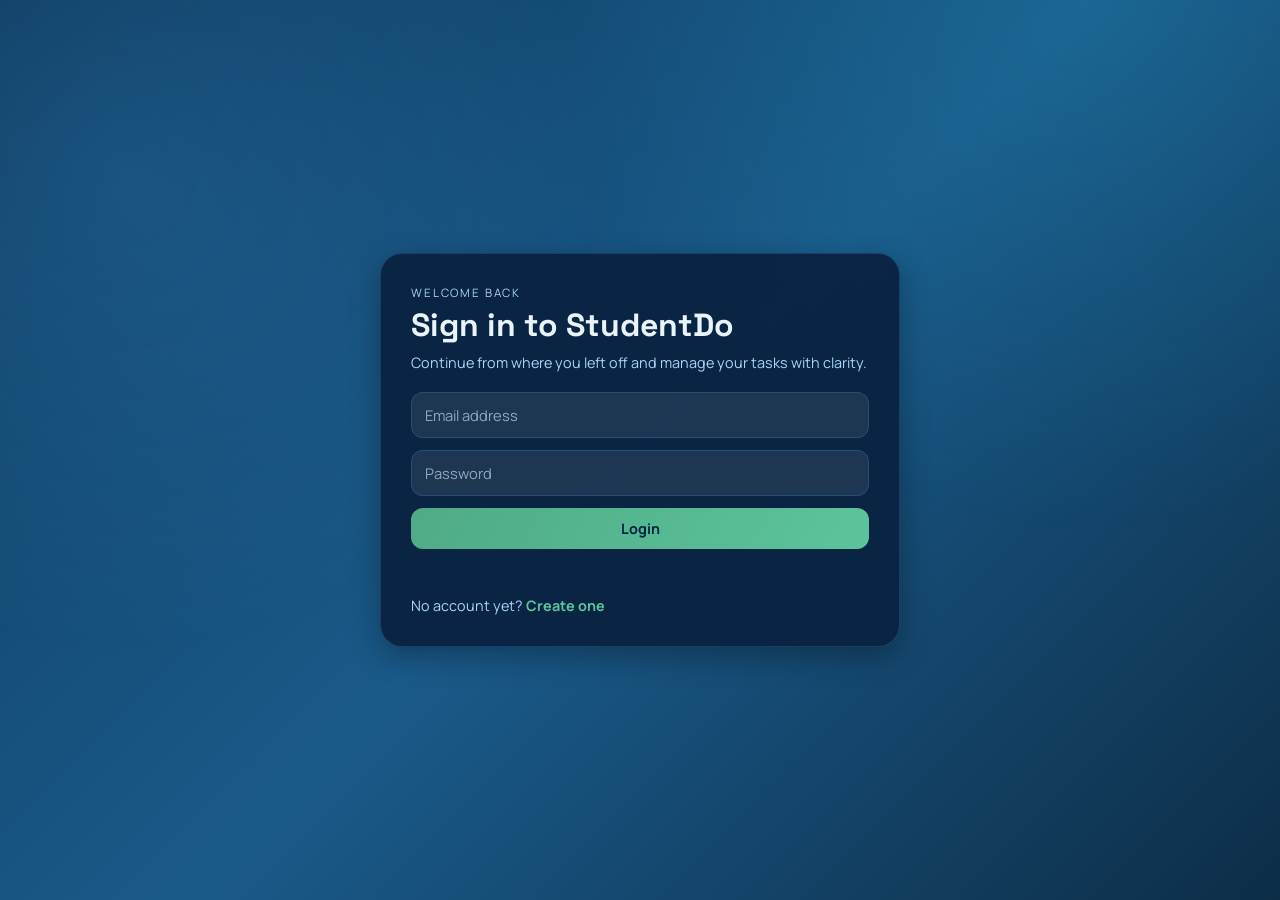
<file: index.html>
<!DOCTYPE html>
<html lang="en">
<head>
    <meta charset="UTF-8">
    <meta name="viewport" content="width=device-width, initial-scale=1.0">
    <title>StudentDo | To-Do App</title>
    <link rel="preconnect" href="https://fonts.googleapis.com">
    <link rel="preconnect" href="https://fonts.gstatic.com" crossorigin>
    <link href="https://fonts.googleapis.com/css2?family=Space+Grotesk:wght@400;500;700&family=Manrope:wght@400;600;700&display=swap" rel="stylesheet">
    <link rel="stylesheet" href="style.css">
</head>
<body>
    <div class="site-shell">
        <header class="topbar">
            <a class="brand" href="index.html" aria-label="StudentDo home">StudentDo</a>
            <nav class="top-actions" aria-label="Main navigation">
                <span id="welcomeUser" class="user-pill" aria-live="polite"></span>
                <button id="themeToggle" class="ghost icon-btn" aria-label="Toggle theme">Theme</button>
                <button id="logoutBtn" class="ghost" aria-label="Log out">Logout</button>
            </nav>
        </header>

        <main class="container">
            <header class="hero">
                <div>
                    <p class="eyebrow">Productivity Workspace</p>
                    <h1>Plan with clarity. Execute with momentum.</h1>
                    <p class="tagline">Prioritize your tasks, track deadlines, and finish your day with confidence.</p>
                </div>
                <div class="streak-badge">
                    <div class="streak-icon">🔥</div>
                    <div class="streak-info">
                        <p class="streak-label">Current Streak</p>
                        <p class="streak-count" id="streakCount">0</p>
                    </div>
                </div>
            </header>

            <div class="input-section">
                <input type="text" id="taskInput" placeholder="What do you need to do?" aria-label="Task description">
                <select id="prioritySelect" aria-label="Priority">
                    <option value="high">High</option>
                    <option value="medium" selected>Medium</option>
                    <option value="low">Low</option>
                </select>
                <select id="timeSelect" aria-label="Deadline">
                    <option value="30">30 min</option>
                    <option value="60">1 hour</option>
                    <option value="360">6 hours</option>
                    <option value="720">12 hours</option>
                    <option value="1440" selected>24 hours</option>
                </select>
                <button id="addBtn">Add Task</button>
            </div>

            <div class="toolbar">
                <div class="filters" aria-label="Filters">
                    <button class="chip active" data-filter="all">All</button>
                    <button class="chip" data-filter="active">Active</button>
                    <button class="chip" data-filter="completed">Completed</button>
                    <button class="chip" data-filter="expired">Expired</button>
                </div>
                <input type="search" id="searchInput" placeholder="Search tasks" aria-label="Search tasks">
                <select id="sortSelect" aria-label="Sort tasks">
                    <option value="soon">Soonest first</option>
                    <option value="priority">Priority</option>
                    <option value="new">Newest</option>
                </select>
            </div>

            <div class="stats">
                <div>
                    <p id="counts" class="counts">0 tasks</p>
                    <div class="progress"><span id="progressBar"></span></div>
                </div>
                <div class="actions">
                    <button id="clearCompleted" class="ghost">Clear completed</button>
                    <button id="clearAll" class="ghost">Clear all</button>
                </div>
            </div>

            <div class="main-content">
                <div class="calendar-section">
                    <div class="calendar-header">
                        <button id="prevMonth" class="nav-btn" aria-label="Previous month">←</button>
                        <h2 id="monthYear"></h2>
                        <button id="nextMonth" class="nav-btn" aria-label="Next month">→</button>
                    </div>
                    <div class="calendar-weekdays">
                        <div class="weekday">Sun</div>
                        <div class="weekday">Mon</div>
                        <div class="weekday">Tue</div>
                        <div class="weekday">Wed</div>
                        <div class="weekday">Thu</div>
                        <div class="weekday">Fri</div>
                        <div class="weekday">Sat</div>
                    </div>
                    <div id="calendarDays" class="calendar-days"></div>
                </div>

                <div class="tasks-section">
                    <ul id="taskList" aria-live="polite"></ul>
                </div>
            </div>
        </main>
    </div>

<script src="auth.js"></script>
<script src="script.js"></script>
</body>
</html>
</file>
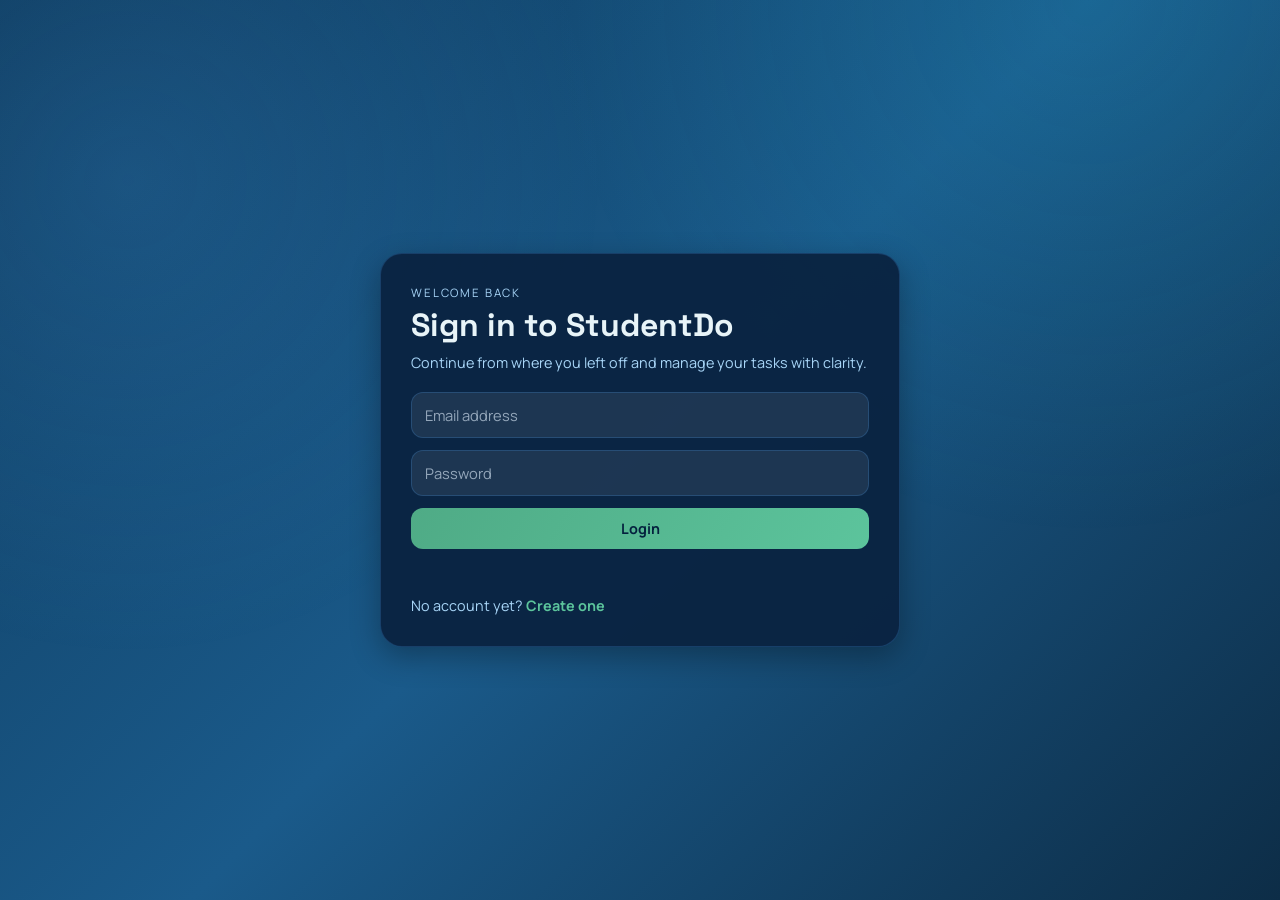
<file: login.html>
<!DOCTYPE html>
<html lang="en">
<head>
    <meta charset="UTF-8">
    <meta name="viewport" content="width=device-width, initial-scale=1.0">
    <title>StudentDo | Login</title>
    <link rel="preconnect" href="https://fonts.googleapis.com">
    <link rel="preconnect" href="https://fonts.gstatic.com" crossorigin>
    <link href="https://fonts.googleapis.com/css2?family=Space+Grotesk:wght@400;500;700&family=Manrope:wght@400;600;700&display=swap" rel="stylesheet">
    <link rel="stylesheet" href="style.css">
</head>
<body class="auth-page">
    <section class="auth-card" aria-labelledby="loginTitle">
        <p class="eyebrow">Welcome Back</p>
        <h1 id="loginTitle">Sign in to StudentDo</h1>
        <p class="auth-subtext">Continue from where you left off and manage your tasks with clarity.</p>

        <form id="loginForm" class="auth-form">
            <input type="email" id="email" placeholder="Email address" autocomplete="email" required>
            <input type="password" id="password" placeholder="Password" autocomplete="current-password" required>
            <button type="submit">Login</button>
            <p id="loginMessage" class="form-message" aria-live="polite"></p>
        </form>

        <p class="auth-links">No account yet? <a href="register.html">Create one</a></p>
    </section>

    <script src="auth.js"></script>
</body>
</html>
</file>
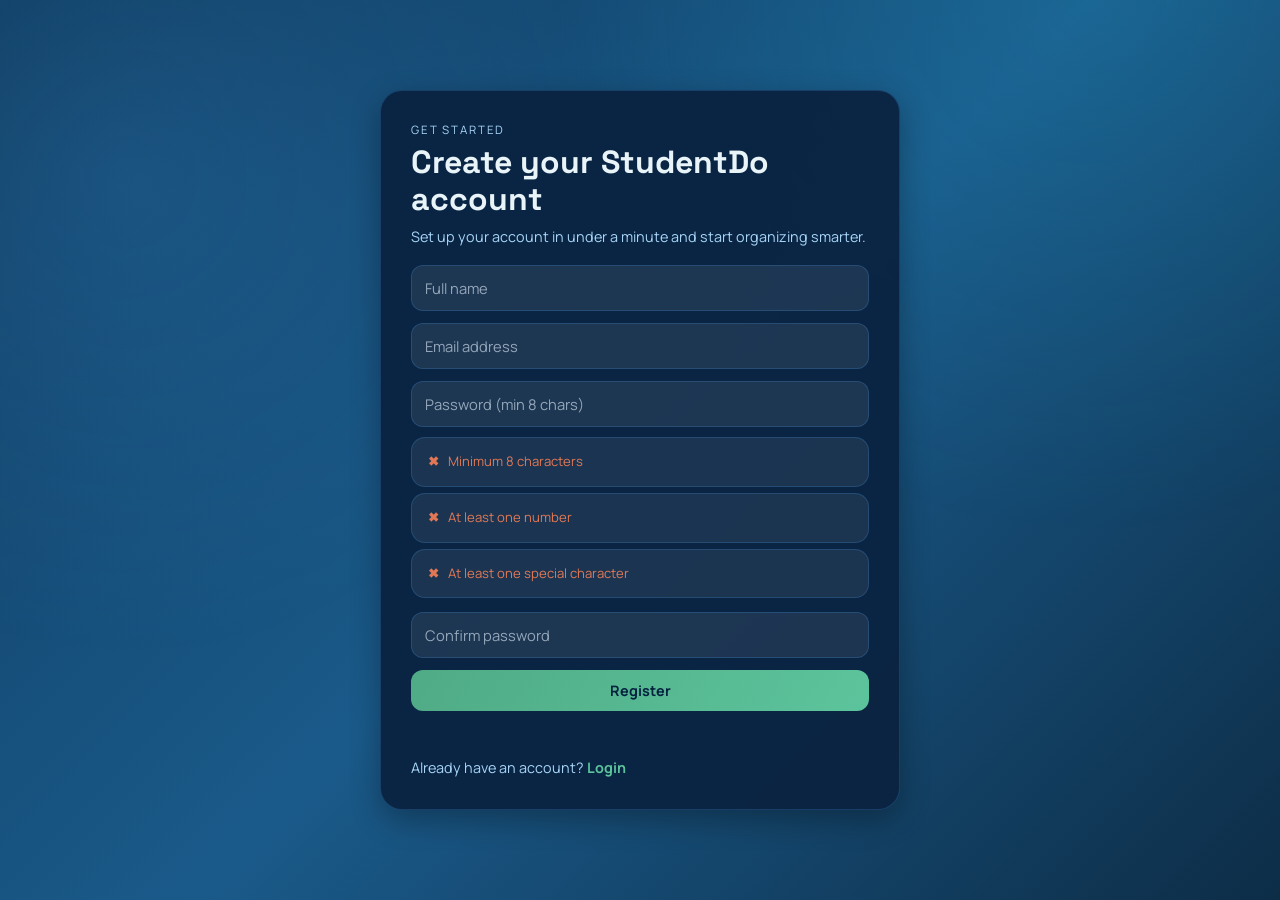
<file: register.html>
<!DOCTYPE html>
<html lang="en">
<head>
    <meta charset="UTF-8">
    <meta name="viewport" content="width=device-width, initial-scale=1.0">
    <title>StudentDo | Register</title>
    <link rel="preconnect" href="https://fonts.googleapis.com">
    <link rel="preconnect" href="https://fonts.gstatic.com" crossorigin>
    <link href="https://fonts.googleapis.com/css2?family=Space+Grotesk:wght@400;500;700&family=Manrope:wght@400;600;700&display=swap" rel="stylesheet">
    <link rel="stylesheet" href="style.css">
</head>
<body class="auth-page">
    <section class="auth-card" aria-labelledby="registerTitle">
        <p class="eyebrow">Get Started</p>
        <h1 id="registerTitle">Create your StudentDo account</h1>
        <p class="auth-subtext">Set up your account in under a minute and start organizing smarter.</p>

        <form id="registerForm" class="auth-form">
            <input type="text" id="name" placeholder="Full name" autocomplete="name" required>
            <input type="email" id="email" placeholder="Email address" autocomplete="email" required>
            <input type="password" id="password" placeholder="Password (min 8 chars)" autocomplete="new-password" required>
            <ul class="password-rules" id="passwordRules" aria-live="polite">
                <li id="rule-length" class="rule invalid"><span class="rule-icon" aria-hidden="true">✖</span> Minimum 8 characters</li>
                <li id="rule-number" class="rule invalid"><span class="rule-icon" aria-hidden="true">✖</span> At least one number</li>
                <li id="rule-special" class="rule invalid"><span class="rule-icon" aria-hidden="true">✖</span> At least one special character</li>
            </ul>
            <input type="password" id="confirmPassword" placeholder="Confirm password" autocomplete="new-password" required>
            <button type="submit">Register</button>
            <p id="registerMessage" class="form-message" aria-live="polite"></p>
        </form>

        <p class="auth-links">Already have an account? <a href="login.html">Login</a></p>
    </section>

    <script src="auth.js"></script>
</body>
</html>
</file>
<file: style.css>
* {
    margin: 0;
    padding: 0;
    box-sizing: border-box;
}

:root {
    --bg-main: linear-gradient(135deg, #0f3c5f 0%, #1a5a8a 50%, #0d2d47 100%);
    --bg-overlay: radial-gradient(circle at 10% 20%, rgba(79, 172, 254, 0.15) 0%, rgba(79, 172, 254, 0) 35%), radial-gradient(circle at 85% 0%, rgba(34, 197, 228, 0.12) 0%, rgba(34, 197, 228, 0) 38%);
    --panel: rgba(15, 45, 80, 0.8);
    --panel-strong: rgba(10, 35, 65, 0.95);
    --panel-border: rgba(79, 172, 254, 0.2);
    --text: #e8f4f8;
    --muted: #a8d5f7;
    --accent: #4fab86;
    --accent-strong: #5cc49c;
    --success: #5cc49c;
    --danger: #e07856;
    --shadow: 0 10px 30px rgba(0, 0, 0, 0.3);
    --font-display: "Space Grotesk", "Segoe UI", sans-serif;
    --font-body: "Manrope", "Segoe UI", sans-serif;
}

body {
    min-height: 100vh;
    background: var(--bg-main);
    color: var(--text);
    font-family: var(--font-body);
    line-height: 1.5;
    position: relative;
}

body::before {
    content: "";
    position: fixed;
    inset: 0;
    background: var(--bg-overlay);
    z-index: -1;
}

.site-shell {
    width: min(1120px, 94vw);
    margin: 28px auto;
}

.topbar {
    display: flex;
    justify-content: space-between;
    align-items: center;
    gap: 12px;
    margin-bottom: 18px;
}

.brand {
    text-decoration: none;
    color: var(--text);
    font-family: var(--font-display);
    font-size: 1.6rem;
    font-weight: 700;
    letter-spacing: -0.04em;
}

.top-actions {
    display: flex;
    align-items: center;
    gap: 10px;
    flex-wrap: wrap;
}

.user-pill {
    border: 1px solid var(--panel-border);
    border-radius: 999px;
    padding: 8px 14px;
    font-size: 0.84rem;
    color: var(--muted);
    background: rgba(255, 255, 255, 0.08);
}

.container {
    background: linear-gradient(140deg, rgba(8, 27, 48, 0.88), rgba(8, 27, 48, 0.68));
    border: 1px solid var(--panel-border);
    border-radius: 24px;
    padding: 34px;
    box-shadow: var(--shadow);
    backdrop-filter: blur(14px);
    animation: rise-in 340ms ease;
}

.hero {
    display: flex;
    justify-content: space-between;
    align-items: flex-start;
    gap: 24px;
    margin-bottom: 24px;
}

.hero > div {
    flex: 1;
}

.eyebrow {
    text-transform: uppercase;
    letter-spacing: 0.16em;
    font-size: 0.72rem;
    color: var(--muted);
    margin-bottom: 6px;
}

h1 {
    font-family: var(--font-display);
    font-size: clamp(1.75rem, 3.8vw, 2.65rem);
    margin-bottom: 8px;
    line-height: 1.15;
}

.tagline {
    color: var(--muted);
    font-size: 0.95rem;
    max-width: 60ch;
}

.streak-badge {
    display: flex;
    flex-direction: column;
    align-items: center;
    justify-content: center;
    gap: 8px;
    background: rgba(92, 196, 156, 0.15);
    border: 2px solid rgba(92, 196, 156, 0.3);
    border-radius: 16px;
    padding: 16px 20px;
    min-width: 140px;
}

.streak-icon {
    font-size: 2rem;
    animation: bounce 1s infinite;
}

.streak-info {
    text-align: center;
}

.streak-label {
    font-size: 0.75rem;
    color: var(--muted);
    text-transform: uppercase;
    letter-spacing: 0.05em;
    margin: 0;
}

.streak-count {
    font-size: 2rem;
    font-weight: 700;
    color: #5cc49c;
    margin: 0;
    line-height: 1;
}

.input-section {
    display: grid;
    grid-template-columns: 1fr 130px 145px 130px;
    gap: 12px;
    margin-bottom: 22px;
}

input,
select,
button {
    font-family: var(--font-body);
}

input,
select {
    padding: 12px 13px;
    border-radius: 12px;
    border: 1px solid var(--panel-border);
    background: rgba(255, 255, 255, 0.08);
    color: var(--text);
    font-size: 0.92rem;
    outline: none;
    transition: border-color 150ms ease, background 150ms ease;
}

input:focus,
select:focus {
    border-color: rgba(255, 179, 71, 0.8);
    background: rgba(255, 255, 255, 0.13);
}

select {
    appearance: none;
    -webkit-appearance: none;
    -moz-appearance: none;
    background-image: linear-gradient(120deg, transparent 0%, transparent 60%, rgba(255,255,255,0.08) 100%);
    cursor: pointer;
}

select:focus,
select:focus-visible {
    outline: 2px solid var(--accent);
    outline-offset: 2px;
}

option {
    background: #0f172a;
    color: #f8fafc;
}

input::placeholder {
    color: rgba(229, 242, 255, 0.6);
}

button {
    border: none;
    border-radius: 12px;
    cursor: pointer;
    padding: 11px 14px;
    font-size: 0.9rem;
    font-weight: 700;
    color: #04213e;
    background: linear-gradient(120deg, var(--accent), var(--accent-strong));
    transition: transform 120ms ease, filter 150ms ease;
}

button:hover {
    transform: translateY(-1px);
    filter: brightness(1.06);
}

button:active {
    transform: translateY(0);
}

.ghost {
    background: transparent;
    border: 1px solid var(--panel-border);
    color: var(--text);
}

.icon-btn {
    min-width: 78px;
}

.toolbar {
    display: grid;
    grid-template-columns: auto 1fr 170px;
    gap: 12px;
    align-items: center;
    margin-bottom: 20px;
}

.filters {
    display: flex;
    gap: 8px;
    flex-wrap: wrap;
}

.chip {
    padding: 7px 12px;
    border-radius: 999px;
    border: 1px solid var(--panel-border);
    background: rgba(255, 255, 255, 0.08);
    color: var(--text);
    font-size: 0.8rem;
    font-weight: 600;
}

.chip.active {
    color: #032343;
    background: linear-gradient(120deg, #ffca80, #ffe1ad);
    border-color: transparent;
}

.stats {
    display: flex;
    justify-content: space-between;
    align-items: center;
    gap: 16px;
    margin-bottom: 20px;
    padding-bottom: 16px;
    border-bottom: 1px solid var(--panel-border);
}

.counts {
    color: var(--muted);
    margin-bottom: 8px;
    font-size: 0.82rem;
}

.progress {
    width: 240px;
    max-width: 100%;
    height: 7px;
    border-radius: 999px;
    overflow: hidden;
    border: 1px solid var(--panel-border);
    background: rgba(255, 255, 255, 0.1);
}

.progress span {
    display: block;
    height: 100%;
    width: 0;
    background: linear-gradient(120deg, #5de0e6, #67e8a3);
    transition: width 180ms ease;
}

.actions {
    display: flex;
    gap: 8px;
    flex-wrap: wrap;
}

ul {
    list-style: none;
    display: grid;
    gap: 10px;
}

li {
    background: rgba(255, 255, 255, 0.07);
    border: 1px solid var(--panel-border);
    border-radius: 14px;
    padding: 14px;
    display: grid;
    grid-template-columns: 1fr auto;
    gap: 12px;
    align-items: center;
    animation: rise-in 260ms ease;
}

li.completed .task-title {
    text-decoration: line-through;
    color: #b6d6eb;
}

.task-main {
    display: flex;
    flex-direction: column;
    gap: 7px;
}

.task-title {
    font-weight: 700;
    font-size: 0.98rem;
}

.meta {
    display: flex;
    gap: 8px;
    flex-wrap: wrap;
    color: var(--muted);
    font-size: 0.74rem;
    align-items: center;
}

.badge {
    padding: 3px 8px;
    border-radius: 999px;
    font-weight: 700;
    text-transform: uppercase;
    letter-spacing: 0.05em;
}

.badge.high {
    background: rgba(224, 120, 86, 0.2);
    color: #f5a787;
}

.badge.medium {
    background: rgba(79, 172, 254, 0.2);
    color: #8ecef9;
}

.badge.low {
    background: rgba(92, 196, 156, 0.2);
    color: #9fddc4;
}

.pill {
    border-radius: 999px;
    border: 1px solid var(--panel-border);
    padding: 3px 8px;
}

.timer {
    color: var(--muted);
}

.expired {
    color: var(--danger);
    font-weight: 700;
}

.actions-row {
    display: flex;
    gap: 7px;
}

.delete {
    background: rgba(224, 120, 86, 0.2);
    color: #f5a787;
}

.complete-btn {
    background: rgba(92, 196, 156, 0.2);
    color: #9fddc4;
}

.complete-btn.completed {
    background: rgba(79, 172, 254, 0.2);
    color: #8ecef9;
}

.empty-state {
    padding: 16px;
    text-align: center;
    border-radius: 12px;
    border: 1px dashed var(--panel-border);
    background: rgba(255, 255, 255, 0.05);
    color: var(--muted);
}

.auth-page {
    display: grid;
    place-items: center;
    padding: 24px;
}

.auth-card {
    width: min(520px, 100%);
    background: var(--panel-strong);
    border: 1px solid var(--panel-border);
    border-radius: 22px;
    padding: 30px;
    box-shadow: var(--shadow);
    animation: rise-in 300ms ease;
}

.auth-card h1 {
    font-size: clamp(1.5rem, 3.8vw, 2rem);
    margin-bottom: 8px;
}

.auth-subtext {
    color: var(--muted);
    margin-bottom: 18px;
    font-size: 0.9rem;
}

.auth-form {
    display: grid;
    gap: 12px;
}

.password-rules {
    list-style: none;
    display: grid;
    gap: 6px;
    margin: -2px 0 2px;
    padding: 0;
}

.rule {
    display: flex;
    align-items: center;
    gap: 8px;
    font-size: 0.82rem;
}

.rule-icon {
    font-weight: 700;
    width: 14px;
    text-align: center;
}

.rule.valid {
    color: var(--success);
}

.rule.invalid {
    color: var(--danger);
}

.auth-links {
    margin-top: 14px;
    font-size: 0.9rem;
    color: var(--muted);
}

.auth-links a {
    color: #5cc49c;
    text-decoration: none;
    font-weight: 700;
}

.form-message {
    min-height: 20px;
    font-size: 0.85rem;
    color: #8ecef9;
}

.form-message.error {
    color: #f5a787;
}

.form-message.success {
    color: #9fddc4;
}

@media (max-width: 860px) {
    .input-section {
        grid-template-columns: 1fr 1fr;
    }

    .toolbar {
        grid-template-columns: 1fr;
    }

    .stats {
        flex-direction: column;
        align-items: flex-start;
    }

    .actions-row {
        flex-direction: column;
    }

    .hero {
        flex-direction: column;
        align-items: flex-start;
    }

    .streak-badge {
        align-self: flex-start;
        min-width: 120px;
        padding: 12px 16px;
    }

    .streak-icon {
        font-size: 1.5rem;
    }

    .streak-count {
        font-size: 1.5rem;
    }
}

@media (max-width: 580px) {
    .site-shell {
        width: min(96vw, 96vw);
    }

    .container,
    .auth-card {
        padding: 22px;
    }

    .topbar {
        flex-direction: column;
        align-items: flex-start;
    }

    .input-section {
        grid-template-columns: 1fr;
    }

    li {
        grid-template-columns: 1fr;
    }
}

body.light {
    --bg-main: linear-gradient(135deg, #f0f9fc 0%, #e3f2fd 40%, #f5f9fb 100%);
    --bg-overlay: radial-gradient(circle at 12% 15%, rgba(79, 172, 254, 0.08) 0%, rgba(79, 172, 254, 0) 35%), radial-gradient(circle at 100% 0%, rgba(92, 196, 156, 0.07) 0%, rgba(92, 196, 156, 0) 40%);
    --panel: rgba(255, 255, 255, 0.9);
    --panel-strong: rgba(255, 255, 255, 0.98);
    --panel-border: rgba(79, 172, 254, 0.2);
    --text: #1a3a4f;
    --muted: #4a7c9e;
    --shadow: 0 8px 20px rgba(15, 60, 95, 0.15);
}

body.light .container,
body.light .auth-card {
    background: linear-gradient(180deg, rgba(255, 255, 255, 0.98), rgba(245, 249, 251, 0.96));
    border-color: rgba(79, 172, 254, 0.18);
}

body.light input,
body.light select {
    background: #ffffff;
    color: #1a3a4f;
    border-color: rgba(79, 172, 254, 0.2);
}

body.light input::placeholder {
    color: #4a7c9e;
}

body.light select option {
    color: #1a3a4f;
    background: #ffffff;
}

body.light .chip {
    background: #e3f2fd;
    color: #1a3a4f;
    border-color: rgba(79, 172, 254, 0.2);
}

body.light .chip.active {
    background: linear-gradient(120deg, #4fab86, #5cc49c);
    color: #ffffff;
}

body.light .progress {
    background: #d4e9f5;
    border-color: rgba(79, 172, 254, 0.2);
}

body.light li,
body.light .empty-state {
    background: #ffffff;
    border-color: rgba(79, 172, 254, 0.15);
}

body.light li.completed .task-title {
    color: #4a7c9e;
}

body.light .ghost {
    background: rgba(255, 255, 255, 0.8);
    color: #1a3a4f;
    border-color: rgba(79, 172, 254, 0.2);
}

body.light .delete {
    background: rgba(224, 120, 86, 0.15);
    color: #c85229;
}

body.light .complete-btn {
    background: rgba(92, 196, 156, 0.15);
    color: #0d7a58;
}

body.light .complete-btn.completed {
    background: rgba(79, 172, 254, 0.15);
    color: #0d5fa8;
}

body.light .badge.high {
    background: rgba(224, 120, 86, 0.15);
    color: #c85229;
}

body.light .badge.medium {
    background: rgba(79, 172, 254, 0.15);
    color: #0d5fa8;
}

body.light .badge.low {
    background: rgba(92, 196, 156, 0.15);
    color: #0d7a58;
}

body.light .auth-links a {
    color: #2d7d5f;
}

body.light .form-message {
    color: #2d7d5f;
}

body.light .form-message.error {
    color: #c85229;
}

body.light .form-message.success {
    color: #0d7a58;
}

body.light .rule.valid {
    color: #166534;
}

body.light .rule.invalid {
    color: #b91c1c;
}

@keyframes rise-in {
    from {
        opacity: 0;
        transform: translateY(12px);
    }

    to {
        opacity: 1;
        transform: translateY(0);
    }
}

@keyframes bounce {
    0%, 100% {
        transform: translateY(0);
    }
    50% {
        transform: translateY(-4px);
    }
}

/* Calendar Styles */
.main-content {
    display: grid;
    grid-template-columns: 300px 1fr;
    gap: 24px;
    margin-top: 24px;
}

.calendar-section {
    background: rgba(255, 255, 255, 0.07);
    border: 1px solid var(--panel-border);
    border-radius: 16px;
    padding: 16px;
    height: fit-content;
    position: sticky;
    top: 20px;
    max-height: 80vh;
    overflow-y: auto;
    width: 100%;
    max-width: 300px;
}

.calendar-header {
    display: flex;
    justify-content: space-between;
    align-items: center;
    margin-bottom: 16px;
    padding-bottom: 12px;
    border-bottom: 1px solid var(--panel-border);
    gap: 8px;
}

.calendar-header h2 {
    font-size: 1rem;
    font-weight: 700;
    color: var(--text);
    margin: 0;
    flex: 1;
    text-align: center;
    white-space: nowrap;
}

.nav-btn {
    background: transparent;
    border: 1px solid var(--panel-border);
    color: var(--text);
    width: 32px;
    height: 32px;
    padding: 0;
    border-radius: 8px;
    font-size: 1.1rem;
    display: flex;
    align-items: center;
    justify-content: center;
    flex-shrink: 0;
}

.nav-btn:hover {
    background: rgba(255, 179, 71, 0.15);
    border-color: var(--accent);
}

.calendar-weekdays {
    display: grid;
    grid-template-columns: repeat(7, 1fr);
    gap: 4px;
    margin-bottom: 8px;
}

.weekday {
    text-align: center;
    font-size: 0.7rem;
    font-weight: 700;
    color: var(--muted);
    text-transform: uppercase;
    padding: 4px 0;
}

.calendar-days {
    display: grid;
    grid-template-columns: repeat(7, 1fr);
    gap: 4px;
}

.calendar-day {
    aspect-ratio: 1;
    display: flex;
    flex-direction: column;
    align-items: center;
    justify-content: center;
    border-radius: 6px;
    border: 1px solid var(--panel-border);
    background: rgba(255, 255, 255, 0.05);
    cursor: pointer;
    font-size: 0.75rem;
    font-weight: 600;
    transition: all 150ms ease;
    position: relative;
    padding: 2px 0;
    min-width: 0;
}

.calendar-day:hover {
    background: rgba(255, 179, 71, 0.15);
    border-color: var(--accent);
}

.calendar-day.other-month {
    color: rgba(175, 216, 242, 0.5);
    cursor: default;
    background: transparent;
    border-color: transparent;
}

.calendar-day.other-month:hover {
    background: transparent;
    border-color: transparent;
}

.calendar-day.today {
    border-color: var(--accent);
    background: rgba(255, 179, 71, 0.1);
}

.calendar-day.has-tasks {
    border-color: var(--success);
    background: rgba(103, 232, 163, 0.1);
}

.calendar-day.has-tasks.today {
    background: rgba(103, 232, 163, 0.2);
    border-color: var(--accent);
}

.calendar-day.selected {
    background: linear-gradient(120deg, var(--accent), var(--accent-strong));
    color: #04213e;
    border-color: transparent;
}

.calendar-day-number {
    font-size: 0.8rem;
}

.calendar-day-count {
    font-size: 0.6rem;
    color: var(--success);
    margin-top: 1px;
}

.tasks-section {
    min-height: 400px;
}

.tasks-section ul {
    display: grid;
    gap: 10px;
}

@media (max-width: 1100px) {
    .main-content {
        grid-template-columns: 1fr;
    }

    .calendar-section {
        position: static;
        max-width: 100%;
        max-height: none;
    }
}

@media (max-width: 580px) {
    .calendar-section {
        max-width: 100%;
    }

    .calendar-day {
        font-size: 0.7rem;
    }

    .calendar-day-number {
        font-size: 0.75rem;
    }

    .calendar-day-count {
        font-size: 0.55rem;
    }
}

body.light .calendar-section {
    background: #ffffff;
    border-color: rgba(79, 172, 254, 0.15);
}

body.light .calendar-day {
    background: #f5f9fb;
    border-color: rgba(79, 172, 254, 0.15);
}

body.light .calendar-day:hover {
    background: #e3f2fd;
    border-color: #4fab86;
}

body.light .calendar-day.today {
    border-color: #4fab86;
    background: #f0f9f7;
}

body.light .calendar-day.has-tasks {
    border-color: #5cc49c;
    background: #e8f5f1;
}

body.light .calendar-day.has-tasks.today {
    background: #dceee7;
}

body.light .calendar-day.selected {
    color: #ffffff;
}

body.light .nav-btn {
    border-color: rgba(79, 172, 254, 0.2);
    color: #1a3a4f;
}

body.light .nav-btn:hover {
    background: rgba(79, 172, 254, 0.15);
    border-color: #4fab86;
}

body.light .streak-badge {
    background: rgba(92, 196, 156, 0.1);
    border-color: rgba(92, 196, 156, 0.3);
}
</file>
